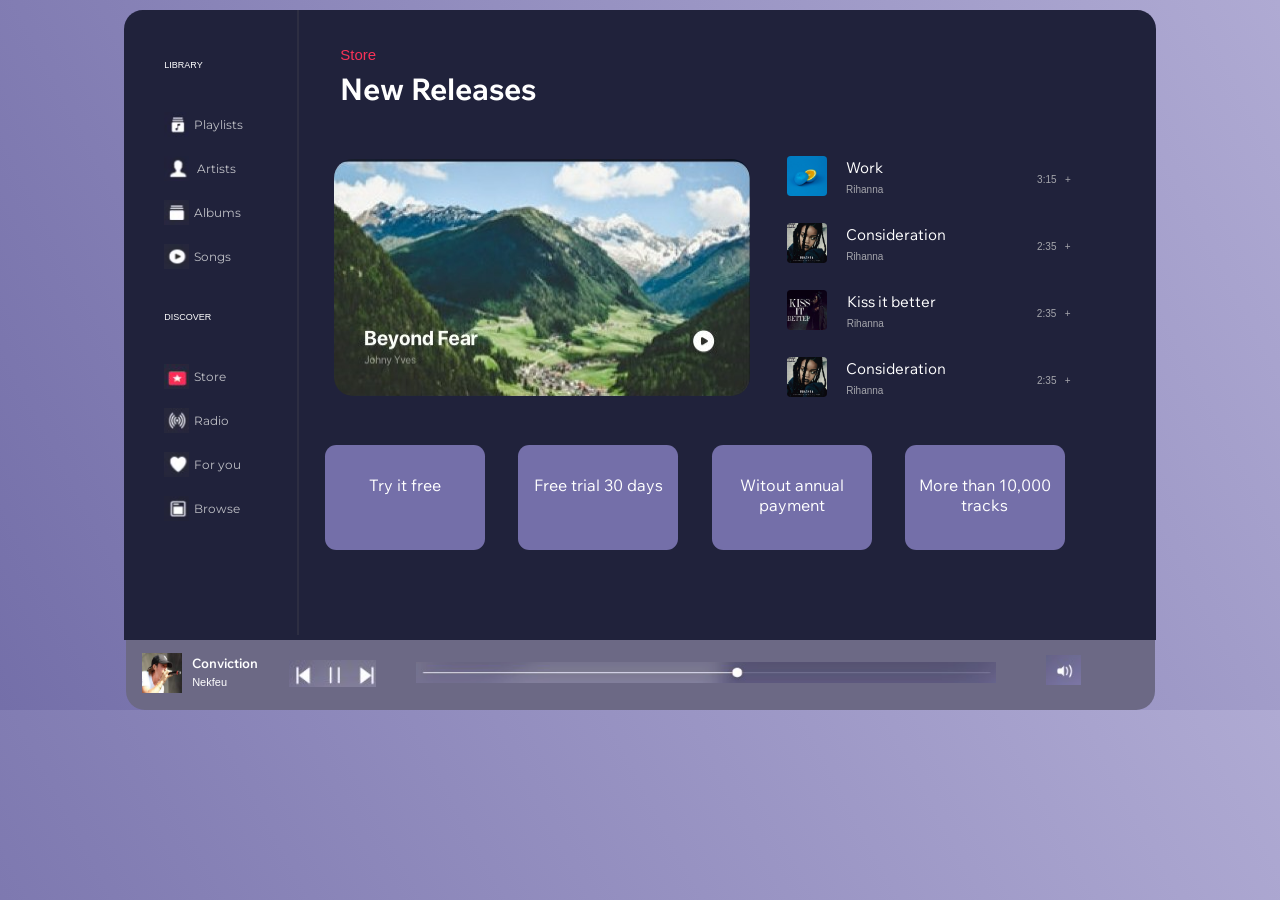
<file: index.html>
<!DOCTYPE html>
<html lang="en">
  <head>
    <meta charset="UTF-8" />
    <meta http-equiv="X-UA-Compatible" content="IE=edge" />
    <meta name="viewport" content="width=device-width, initial-scale=1.0" />
    <title>EG Project</title>
    <link rel="preconnect" href="https://fonts.googleapis.com" />
    <link rel="preconnect" href="https://fonts.gstatic.com" crossorigin />
    <link
      href="https://fonts.googleapis.com/css2?family=Montserrat:wght@200&family=Wix+Madefor+Text:wght@500&display=swap"
      rel="stylesheet"
    />
    <link rel="stylesheet" href="eg.css" />
    <body>
      <section id="main">
        <nav>
          <p class="title">LIBRARY</p>
          <ul>
            <li><img class="icon" src="./playlist.png" />Playlists</li>
            <li><img class="icon" src="./Artist.png" /> Artists</li>
            <li><img class="icon" src="./album.png" />Albums</li>
            <li><img class="icon" src="./songs.png" />Songs</li>
          </ul>
          <p class="title">DISCOVER</p>
          <ul>
            <li><img class="icon" src="./store.png" />Store</li>
            <li><img class="icon" src="./radio.png" />Radio</li>
            <li><img class="icon" src="./for you.png" />For you</li>
            <li><img class="icon" src="./browse.png" />Browse</li>
          </ul>
        </nav>
        <DIV id="column">
        <div id="second">
          <div id="head">
            <p id="store">Store</p>
            <p id="heading">New Releases</p>
          </div>
          <div id="mid">
            <div id="beyond"><img class="beyond" src="./beyond.png" /></div>
            <div id="menu">
              <div id="songlist">
              <div class="img"><img class="logo" src="./work.png" /></div>
              <div id="one">
              <p class="Song">Work</p>
              <p class="singer">Rihanna</p></div><div class="time1">3:15 &nbsp; +</div>
              </div>
              <div id="songlist">
                <div class="img"><img class="logo" src="./consideration.jpg" /></div>
                <div id="one">
                <p class="Song">Consideration</p>
                <p class="singer">Rihanna</p></div><div class="time2">2:35 &nbsp; +</div>
                </div>
                <div id="songlist">
                  <div class="img"><img class="logo" src="./kiss it better.jpeg" /></div>
                  <div id="one">
                  <p class="Song">Kiss it better</p>
                  <p class="singer">Rihanna</p></div><div class="time3">2:35 &nbsp; +</div>
                  </div>
                  <div id="songlist">
                    <div class="img"><img class="logo" src="./consideration.jpg" /></div>
                    <div id="one">
                    <p class="Song">Consideration</p>
                    <p class="singer">Rihanna</p></div><div class="time4">2:35 &nbsp; +</div>
                    </div>
            </div>
          </div>
        </div>
        <div id="boxes">
          <div class="box">Try it free</div>
          <div class="box">Free trial 30 days</div>
          <div class="box">Witout annual payment</div>
          <div class="box">More than 10,000 tracks</div>
        </div>
        </DIV>
      </section>
      <section id="footer">
        <div id="footersong">
          <div class="footerimg"><img class="footerlogo" src="./conviction.jpeg" /></div>
          <div id="one">
          <p class="footerSong">Conviction</p>
          <p class="footersinger">Nekfeu</p></div>
          </div>
          <div id="footerplayer"><img id="player" src="./footerplayer.png"></div>
          <div id="playbar"><img id="playline" src="./playbar.png"></div>
          <div id="volume"><img id="volumebtn" src="./volume.png"></div>
      </section>
    </body>
  </head>
</html>
</file>
<file: eg.css>
* {
  margin: 0;
  padding: 0;
}

body {
  background-image: linear-gradient(
    62deg,
    rgb(116, 111, 169) 0%,
    rgb(175, 170, 211) 100%
  );
  display: flex;
  flex-direction: column;
  align-items: center;
  justify-content: center;
}

#main {
  background-color: rgb(32, 34, 59);
  height: 630px;
  width: max-content;
  margin-top: 10px;
  border-top-left-radius: 5mm;
  border-top-right-radius: 5mm;
  display: flex;
  flex-direction: row;
  justify-content: flex-start;
  align-items: flex-start;
  color: white;
}

ul {
  list-style-type: none;
  line-height: 30px;
}

p {
  margin: 40px;
  margin-left: 30px;
}

#head {
  margin: 30px;
  width: 100%;
}

nav {
  margin: 0px;
  border-right: 2px solid rgb(45, 46, 66);
  height: 96%;
  margin-right: 15px;
  padding: 10px;
  padding-right: 40px;
}

li {
  margin: 14px;
  margin-left: 30px;
  font-family: 'Montserrat', sans-serif;
  font-size: 12px;
  color: rgb(191, 192, 198);
  transition: 300ms ease-in-out;
}

#store,
#heading {
  margin: 5px;
  padding: 2px;
}

#second {
  display: flex;
  flex-direction: column;
  justify-content: space-between;
  align-items: center;
  margin-left: 20px;
}

.beyond {
  border-radius: 0.5cm;
  width: 416px;
  height: 237px;
  margin-right: 30px;
}

#mid {
  display: flex;
  flex-direction: row;
  justify-content: space-between;
  align-items: center;
}

#one {
  margin-bottom: 7px;
  display: flex;
  flex-direction: column;
}

.title {
  font-size: 9px;
  text-align: left;
  font-family: "Monsterrat", sans-serif;
}

.Song, .singer {
    margin: 1mm;
    padding: 0;
}

.Song {
    font-size: 15px;
    font-family: 'Wix Madefor Text', sans-serif;
}

.singer, .time1, .time2, .time3, .time4 {
    font-size: 10px;
    font-family: 'Monsterrat', sans-serif;
    color: rgb(165, 166, 172);
}

#store {
    color: rgb(249, 50, 88);
    font-size: 15px;
    font-family: 'Monsterrat', sans-serif;
    padding: 1px;
}

#heading {
    font-size: 30px;
    font-family: 'Wix Madefor Text', sans-serif;
    padding: 1px;
    font-weight: bold;
}

.icon {
  height: 25px;
  width: 25px;
  margin: 0;
  margin-right: 5px;
  margin-bottom: -8px;
}

li:hover
{
  transform: translateY(-5px);
  cursor: pointer;
}

.logo {
  height: 40px;
  width: 40px;
  margin: 2px;
  margin-right: 15px;
  border-radius: 1mm;
  padding: 0;
}

.one {
  display: flex;
  flex-direction: row;
  justify-content: space-around;
  align-items: center;
}

.img {
  display: flex;
  flex-direction: row;
  margin-bottom: -8px;
  height: 40px;
  margin: 0;
  padding: 0;
}

#songlist {
  display: flex;
  flex-direction: row;
  justify-content: space-around;
  margin-bottom: 3px;
  margin-top: 5px;
  transition: 300ms ease-in-out;
  padding: 5px;
}

.time1, .time2, .time3, .time4 {
  margin-top: 20px;
 }

.time1 {
  margin-left: 150px;
}

.time2 {
  margin-left: 87px;
}

.time3 {
  margin-left: 97px;
}

.time4 {
  margin-left: 87px;
}

#songlist:hover {
  background-color: rgb(70, 71, 96);
  border-radius: 1mm;
  cursor: pointer;
}

#column {
  display: flex;
  flex-direction: column;
  align-items: center;
  justify-content: space-between;
  margin-right: 80px;
}

#boxes {
  display: flex;
  flex-direction: row;
  width: 740px;
  justify-content: space-between;
  margin-top: 30px;
}

.box {
  width: 150px;
  height: 70px;
  background-color: rgb(116, 111, 169);
  text-align: center;
  padding: 5px;
  padding-top: 30px;
  font-family: 'Wix Madefor Text', sans-serif;
  border-radius: 3mm;
  transition: 300ms ease-in-out;
}

.box:hover {
  background-color: rgb(40, 40, 40);
  cursor: pointer;
}

#footer {
  height: 70px;
  background-color: rgb(108,105,133);
  width: 1029px;
  border-bottom-left-radius: 5mm;
  border-bottom-right-radius: 5mm;
  display: flex;
  flex-direction: row;

}

#footersong {
  display: flex;
  flex-direction: row;
  justify-content: flex-start;
  align-items: center;
  padding: 8px;
}

.footerlogo {
  width: 40px;
  height: 40px;
  padding: 8px;
}

.footerSong, .footersinger {
  margin: 0.7mm;
  padding: 0;
}

.footerSong {
  font-size: 13px;
  color: white;
  font-family: 'Wix Madefor Text', sans-serif;
  font-weight: 600;
}

.footersinger {
  font-size: 11px;
  color: white;
  font-family: 'Monsterrat', sans-serif;
}

#player, #playline {
  padding: 10px;
  margin: 10px;
}

#playline {
  width: 100%;
  height: 30%;
  margin-top: 12px;
}

#volumebtn {
  margin-top: 15px;
  margin-left: 70px;
  width: 35px;
  height: 30px;
}
</file>
